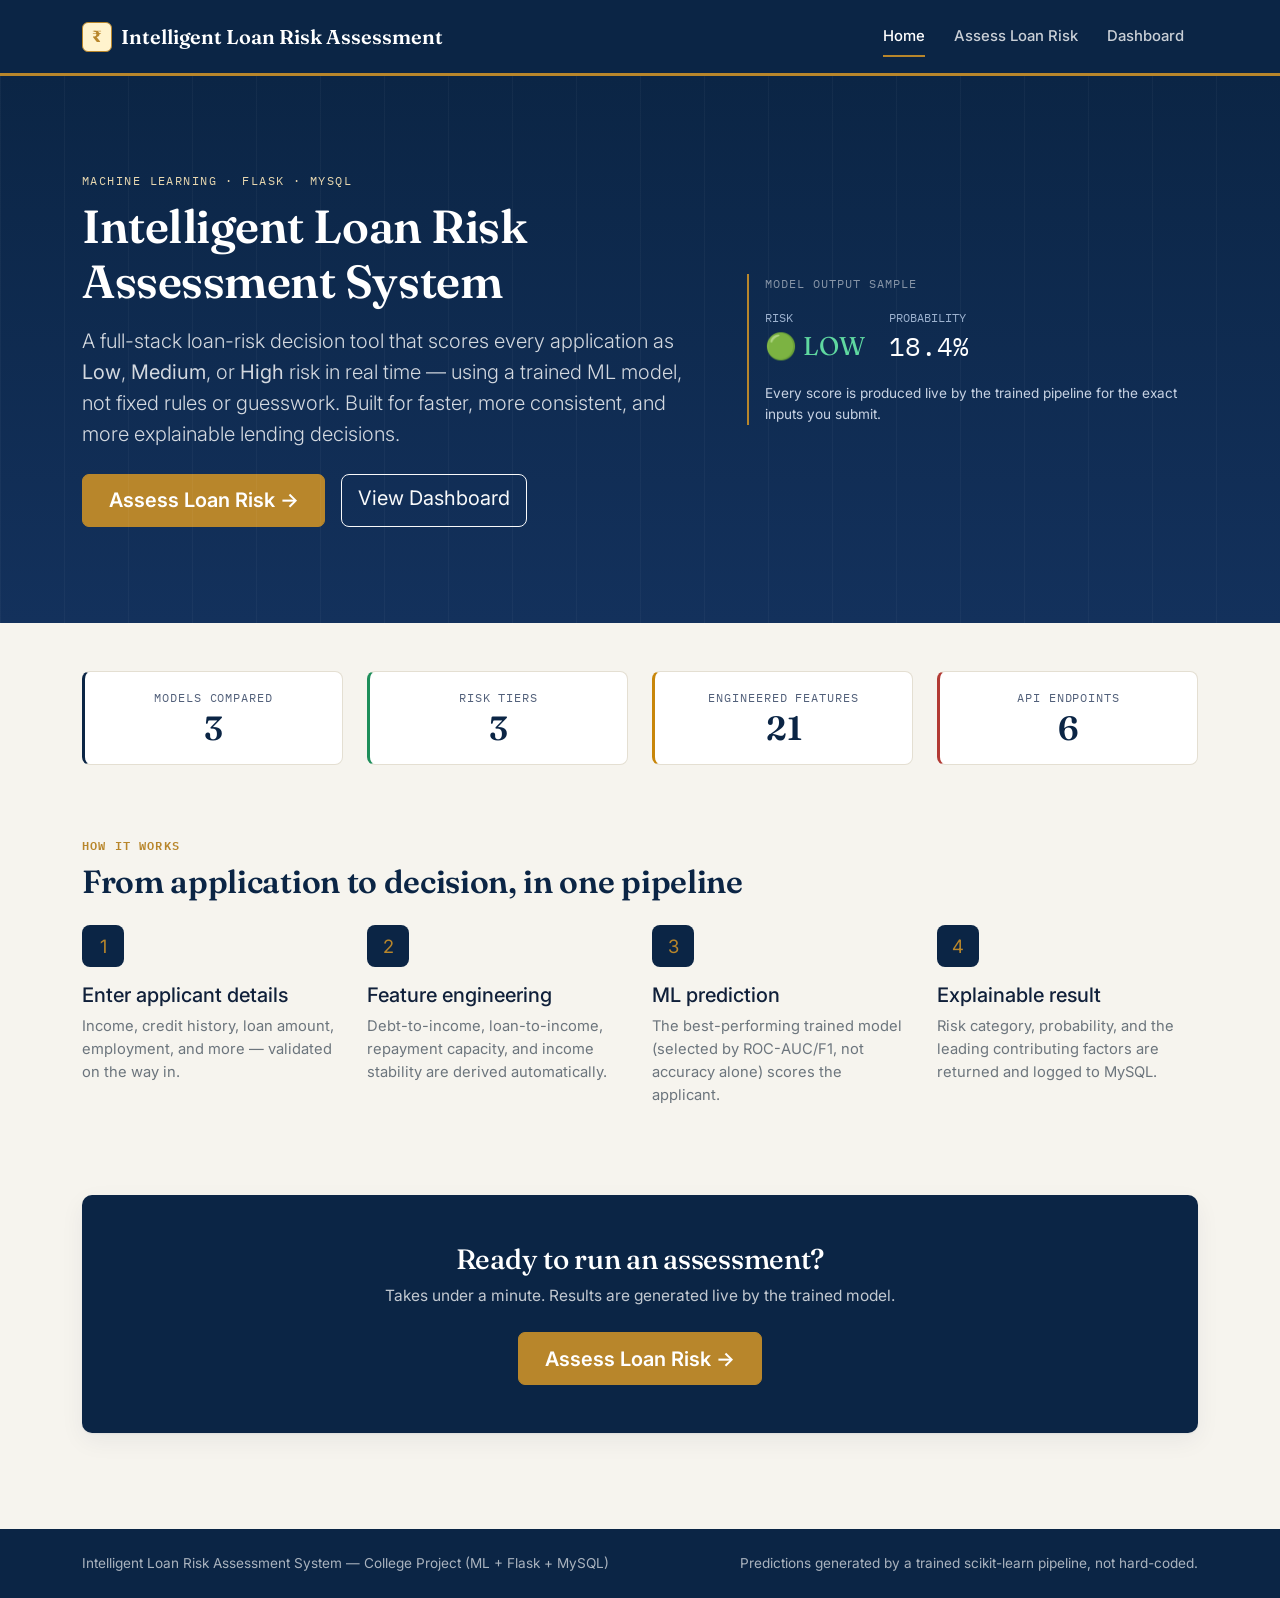
<file: loan-risk-assessment/frontend/index.html>
<!DOCTYPE html>
<html lang="en">
<head>
<meta charset="UTF-8">
<meta name="viewport" content="width=device-width, initial-scale=1.0">
<title>Intelligent Loan Risk Assessment System</title>
<link rel="stylesheet" href="https://cdn.jsdelivr.net/npm/bootstrap@5.3.3/dist/css/bootstrap.min.css">
<link rel="stylesheet" href="css/style.css">
</head>
<body>

<div id="lra-nav"></div>

<section class="hero py-5">
  <div class="container py-5 position-relative">
    <div class="row align-items-center">
      <div class="col-lg-7">
        <div class="eyebrow mb-2">Machine Learning &middot; Flask &middot; MySQL</div>
        <h1 class="mb-3">Intelligent Loan Risk<br>Assessment System</h1>
        <p class="lead mb-4">
          A full-stack loan-risk decision tool that scores every application as
          <strong>Low</strong>, <strong>Medium</strong>, or <strong>High</strong> risk in real time —
          using a trained ML model, not fixed rules or guesswork. Built for
          faster, more consistent, and more explainable lending decisions.
        </p>
        <div class="d-flex gap-3 flex-wrap">
          <a href="assessment.html" class="btn btn-gold btn-lg">Assess Loan Risk →</a>
          <a href="dashboard.html" class="btn btn-outline-light btn-lg">View Dashboard</a>
        </div>
      </div>
      <div class="col-lg-5 mt-5 mt-lg-0">
        <div class="ledger-figure text-white-50">
          <div class="mono" style="font-size:0.78rem; letter-spacing:0.08em;">MODEL OUTPUT SAMPLE</div>
          <div class="d-flex gap-4 mt-3">
            <div>
              <div class="mono" style="font-size:0.72rem; color:#9db2cf;">RISK</div>
              <div style="font-family:'Fraunces',serif; font-size:1.6rem; color:#5FD8A0;">🟢 LOW</div>
            </div>
            <div>
              <div class="mono" style="font-size:0.72rem; color:#9db2cf;">PROBABILITY</div>
              <div class="mono" style="font-size:1.6rem; color:#fff;">18.4%</div>
            </div>
          </div>
          <div class="mt-3" style="font-size:0.85rem; color:#c7d2e3;">
            Every score is produced live by the trained pipeline for the exact inputs you submit.
          </div>
        </div>
      </div>
    </div>
  </div>
</section>

<section class="container py-5">
  <div class="row g-4 text-center">
    <div class="col-md-3 col-6">
      <div class="stat-card">
        <div class="stat-label">Models Compared</div>
        <div class="stat-value">3</div>
      </div>
    </div>
    <div class="col-md-3 col-6">
      <div class="stat-card low">
        <div class="stat-label">Risk Tiers</div>
        <div class="stat-value">3</div>
      </div>
    </div>
    <div class="col-md-3 col-6">
      <div class="stat-card medium">
        <div class="stat-label">Engineered Features</div>
        <div class="stat-value">21</div>
      </div>
    </div>
    <div class="col-md-3 col-6">
      <div class="stat-card high">
        <div class="stat-label">API Endpoints</div>
        <div class="stat-value">6</div>
      </div>
    </div>
  </div>
</section>

<section class="container py-4">
  <div class="section-eyebrow mb-2">How it works</div>
  <h2 class="section-title mb-4">From application to decision, in one pipeline</h2>
  <div class="row g-4">
    <div class="col-md-3">
      <div class="feature-icon mb-3">1</div>
      <h5>Enter applicant details</h5>
      <p class="text-secondary" style="font-size:0.92rem;">Income, credit history, loan amount, employment, and more — validated on the way in.</p>
    </div>
    <div class="col-md-3">
      <div class="feature-icon mb-3">2</div>
      <h5>Feature engineering</h5>
      <p class="text-secondary" style="font-size:0.92rem;">Debt-to-income, loan-to-income, repayment capacity, and income stability are derived automatically.</p>
    </div>
    <div class="col-md-3">
      <div class="feature-icon mb-3">3</div>
      <h5>ML prediction</h5>
      <p class="text-secondary" style="font-size:0.92rem;">The best-performing trained model (selected by ROC-AUC/F1, not accuracy alone) scores the applicant.</p>
    </div>
    <div class="col-md-3">
      <div class="feature-icon mb-3">4</div>
      <h5>Explainable result</h5>
      <p class="text-secondary" style="font-size:0.92rem;">Risk category, probability, and the leading contributing factors are returned and logged to MySQL.</p>
    </div>
  </div>
</section>

<section class="container py-5">
  <div class="card p-4 p-md-5 text-center" style="background: var(--navy); color:#fff; border:none;">
    <h3 class="mb-2" style="color:#fff;">Ready to run an assessment?</h3>
    <p class="mb-4" style="color:rgba(255,255,255,0.75);">Takes under a minute. Results are generated live by the trained model.</p>
    <div>
      <a href="assessment.html" class="btn btn-gold btn-lg">Assess Loan Risk →</a>
    </div>
  </div>
</section>

<div id="lra-footer"></div>

<script src="https://cdn.jsdelivr.net/npm/bootstrap@5.3.3/dist/js/bootstrap.bundle.min.js"></script>
<script src="js/script.js"></script>
<script>renderNavbar("home");</script>
</body>
</html>
</file>
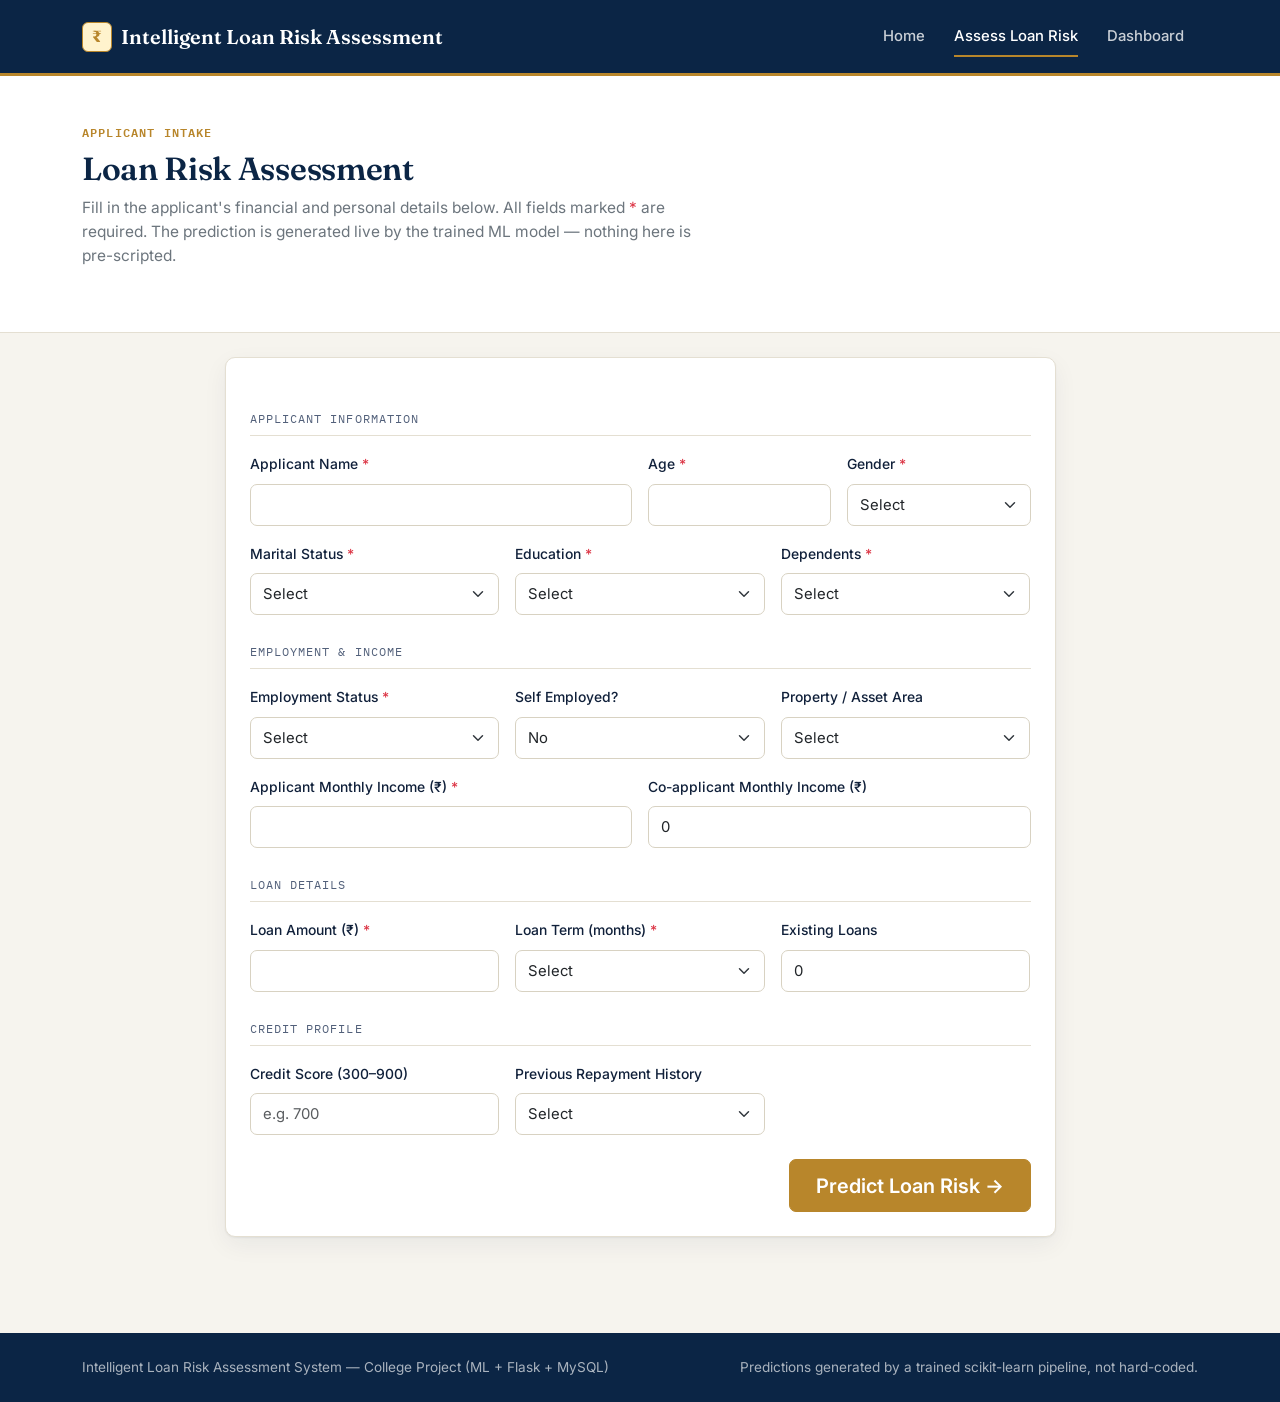
<file: loan-risk-assessment/frontend/assessment.html>
<!DOCTYPE html>
<html lang="en">
<head>
<meta charset="UTF-8">
<meta name="viewport" content="width=device-width, initial-scale=1.0">
<title>Loan Risk Assessment — Intelligent Loan Risk Assessment System</title>
<link rel="stylesheet" href="https://cdn.jsdelivr.net/npm/bootstrap@5.3.3/dist/css/bootstrap.min.css">
<link rel="stylesheet" href="css/style.css">
</head>
<body>

<div id="lra-nav"></div>

<section class="py-5" style="background:#fff; border-bottom:1px solid var(--ledger-line);">
  <div class="container">
    <div class="section-eyebrow mb-2">Applicant Intake</div>
    <h1 class="section-title" style="font-size:2rem;">Loan Risk Assessment</h1>
    <p class="text-secondary" style="max-width:640px;">Fill in the applicant's financial and personal details below.
      All fields marked <span class="text-danger">*</span> are required. The prediction is generated live by the
      trained ML model — nothing here is pre-scripted.</p>
  </div>
</section>

<section class="container py-4 pb-5">
  <div class="row justify-content-center">
    <div class="col-lg-9">

      <div id="formErrorBox" class="alert-error-box mb-4 d-none"></div>

      <form id="assessmentForm" novalidate>

        <div class="card p-4">

          <div class="form-section-title">Applicant Information</div>
          <div class="row g-3">
            <div class="col-md-6">
              <label class="form-label">Applicant Name <span class="text-danger">*</span></label>
              <input type="text" class="form-control" name="applicant_name" required>
              <div class="invalid-feedback">Please enter the applicant's name.</div>
            </div>
            <div class="col-md-3">
              <label class="form-label">Age <span class="text-danger">*</span></label>
              <input type="number" class="form-control" name="age" min="18" max="100" required>
              <div class="invalid-feedback">Age must be between 18 and 100.</div>
            </div>
            <div class="col-md-3">
              <label class="form-label">Gender <span class="text-danger">*</span></label>
              <select class="form-select" name="gender" required>
                <option value="">Select</option>
                <option>Male</option><option>Female</option><option>Other</option>
              </select>
              <div class="invalid-feedback">Please select a gender.</div>
            </div>

            <div class="col-md-4">
              <label class="form-label">Marital Status <span class="text-danger">*</span></label>
              <select class="form-select" name="marital_status" required>
                <option value="">Select</option>
                <option>Single</option><option>Married</option><option>Divorced</option>
              </select>
              <div class="invalid-feedback">Please select marital status.</div>
            </div>
            <div class="col-md-4">
              <label class="form-label">Education <span class="text-danger">*</span></label>
              <select class="form-select" name="education" required>
                <option value="">Select</option>
                <option>Graduate</option><option>Not Graduate</option>
              </select>
              <div class="invalid-feedback">Please select education level.</div>
            </div>
            <div class="col-md-4">
              <label class="form-label">Dependents <span class="text-danger">*</span></label>
              <select class="form-select" name="dependents" required>
                <option value="">Select</option>
                <option value="0">0</option><option value="1">1</option>
                <option value="2">2</option><option value="3">3+</option>
              </select>
              <div class="invalid-feedback">Please select number of dependents.</div>
            </div>
          </div>

          <div class="form-section-title">Employment &amp; Income</div>
          <div class="row g-3">
            <div class="col-md-4">
              <label class="form-label">Employment Status <span class="text-danger">*</span></label>
              <select class="form-select" name="employment_status" required>
                <option value="">Select</option>
                <option>Salaried</option><option>Self-Employed</option>
                <option>Business Owner</option><option>Unemployed</option>
              </select>
              <div class="invalid-feedback">Please select employment status.</div>
            </div>
            <div class="col-md-4">
              <label class="form-label">Self Employed?</label>
              <select class="form-select" name="self_employed">
                <option value="No">No</option><option value="Yes">Yes</option>
              </select>
            </div>
            <div class="col-md-4">
              <label class="form-label">Property / Asset Area</label>
              <select class="form-select" name="property_area">
                <option value="">Select</option>
                <option>Urban</option><option>Semiurban</option><option>Rural</option>
              </select>
            </div>
            <div class="col-md-6">
              <label class="form-label">Applicant Monthly Income (₹) <span class="text-danger">*</span></label>
              <input type="number" class="form-control" name="applicant_income" min="0" step="0.01" required>
              <div class="invalid-feedback">Enter a valid non-negative income.</div>
            </div>
            <div class="col-md-6">
              <label class="form-label">Co-applicant Monthly Income (₹)</label>
              <input type="number" class="form-control" name="coapplicant_income" min="0" step="0.01" value="0">
            </div>
          </div>

          <div class="form-section-title">Loan Details</div>
          <div class="row g-3">
            <div class="col-md-4">
              <label class="form-label">Loan Amount (₹) <span class="text-danger">*</span></label>
              <input type="number" class="form-control" name="loan_amount" min="1" step="0.01" required>
              <div class="invalid-feedback">Loan amount must be greater than 0.</div>
            </div>
            <div class="col-md-4">
              <label class="form-label">Loan Term (months) <span class="text-danger">*</span></label>
              <select class="form-select" name="loan_term" required>
                <option value="">Select</option>
                <option value="12">12</option><option value="36">36</option>
                <option value="60">60</option><option value="84">84</option>
                <option value="120">120</option><option value="180">180</option>
                <option value="240">240</option><option value="360">360</option>
              </select>
              <div class="invalid-feedback">Please select a loan term.</div>
            </div>
            <div class="col-md-4">
              <label class="form-label">Existing Loans</label>
              <input type="number" class="form-control" name="existing_loans" min="0" value="0">
            </div>
          </div>

          <div class="form-section-title">Credit Profile</div>
          <div class="row g-3">
            <div class="col-md-4">
              <label class="form-label">Credit Score (300&ndash;900)</label>
              <input type="number" class="form-control" name="credit_score" min="300" max="900" placeholder="e.g. 700">
            </div>
            <div class="col-md-4">
              <label class="form-label">Previous Repayment History</label>
              <select class="form-select" name="repayment_history">
                <option value="">Select</option>
                <option>Excellent</option><option>Good</option>
                <option>Average</option><option>Poor</option>
                <option>No History</option>
              </select>
            </div>
          </div>

          <div class="d-flex justify-content-end mt-4">
            <button type="submit" class="btn btn-gold btn-lg" id="submitBtn">
              <span id="submitLabel">Predict Loan Risk →</span>
              <span id="submitSpinner" class="spinner-ledger ms-2 d-none"></span>
            </button>
          </div>

        </div>
      </form>

    </div>
  </div>
</section>

<div id="lra-footer"></div>

<script src="https://cdn.jsdelivr.net/npm/bootstrap@5.3.3/dist/js/bootstrap.bundle.min.js"></script>
<script src="js/script.js"></script>
<script>
renderNavbar("assessment");

const form = document.getElementById("assessmentForm");
const errorBox = document.getElementById("formErrorBox");
const submitBtn = document.getElementById("submitBtn");
const submitLabel = document.getElementById("submitLabel");
const submitSpinner = document.getElementById("submitSpinner");

function showFormError(msg) {
  errorBox.textContent = msg;
  errorBox.classList.remove("d-none");
  errorBox.scrollIntoView({ behavior: "smooth", block: "center" });
}
function hideFormError() {
  errorBox.classList.add("d-none");
}

form.addEventListener("submit", async (e) => {
  e.preventDefault();
  hideFormError();

  if (!form.checkValidity()) {
    e.stopPropagation();
    form.classList.add("was-validated");
    showFormError("Please fix the highlighted fields before submitting.");
    return;
  }
  form.classList.add("was-validated");

  const formData = new FormData(form);
  const payload = {};
  for (const [key, value] of formData.entries()) {
    payload[key] = value === "" ? null : value;
  }
  // Coerce numeric fields
  ["age","dependents","applicant_income","coapplicant_income","loan_amount",
   "loan_term","credit_score","existing_loans"].forEach(f => {
    if (payload[f] !== null && payload[f] !== undefined) {
      const n = Number(payload[f]);
      payload[f] = isNaN(n) ? payload[f] : n;
    }
  });

  submitBtn.disabled = true;
  submitLabel.textContent = "Predicting...";
  submitSpinner.classList.remove("d-none");

  try {
    const result = await apiFetch("/api/predict", {
      method: "POST",
      body: JSON.stringify(payload),
    });
    sessionStorage.setItem("lra_last_result", JSON.stringify(result));
    window.location.href = "result.html";
  } catch (err) {
    showFormError(err.message || "Something went wrong while predicting risk. Please try again.");
    submitBtn.disabled = false;
    submitLabel.textContent = "Predict Loan Risk →";
    submitSpinner.classList.add("d-none");
  }
});
</script>
</body>
</html>
</file>
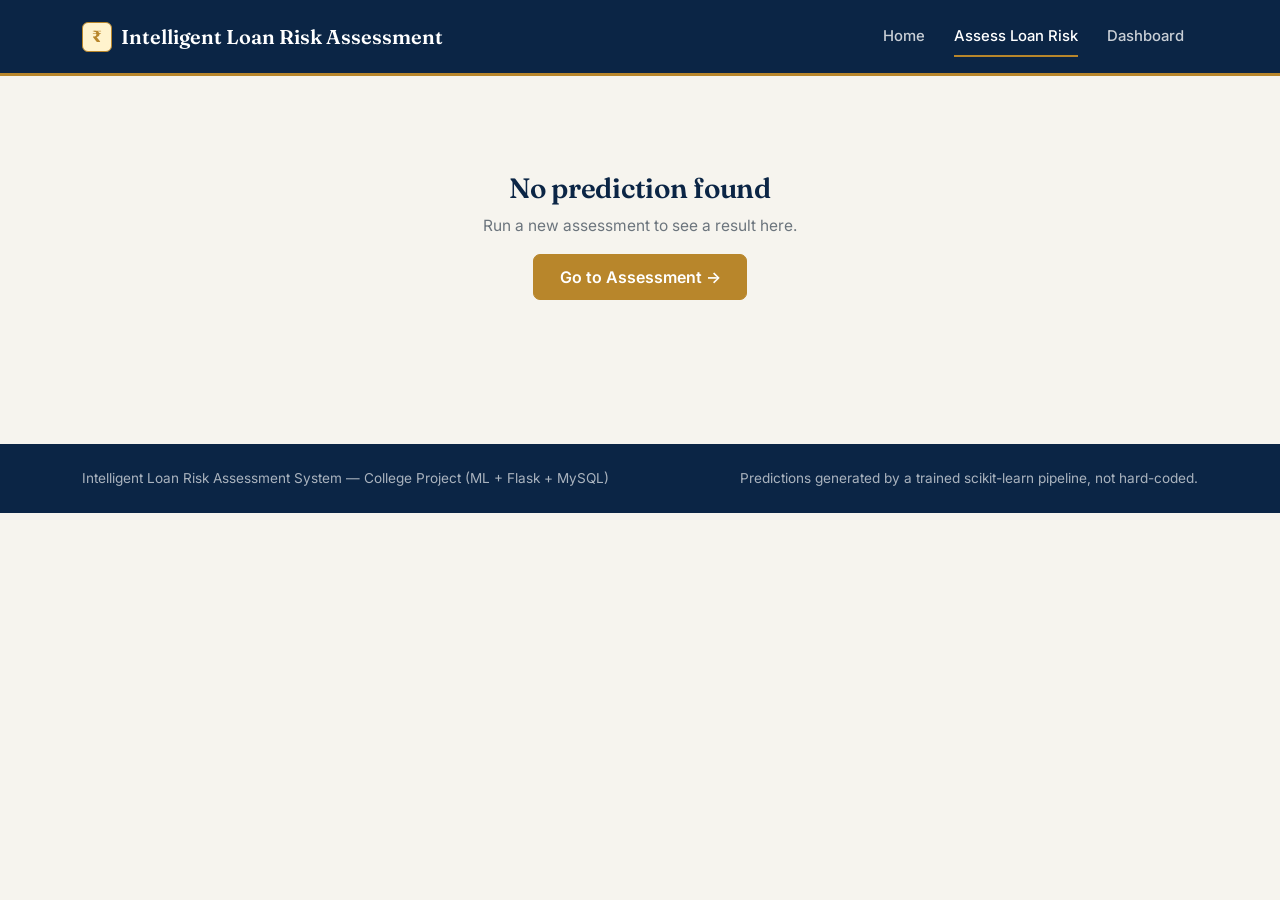
<file: loan-risk-assessment/frontend/result.html>
<!DOCTYPE html>
<html lang="en">
<head>
<meta charset="UTF-8">
<meta name="viewport" content="width=device-width, initial-scale=1.0">
<title>Prediction Result — Intelligent Loan Risk Assessment System</title>
<link rel="stylesheet" href="https://cdn.jsdelivr.net/npm/bootstrap@5.3.3/dist/css/bootstrap.min.css">
<link rel="stylesheet" href="css/style.css">
</head>
<body>

<div id="lra-nav"></div>

<section class="container py-5">
  <div id="noResult" class="d-none text-center py-5">
    <h3 class="section-title">No prediction found</h3>
    <p class="text-secondary">Run a new assessment to see a result here.</p>
    <a href="assessment.html" class="btn btn-gold">Go to Assessment →</a>
  </div>

  <div id="resultContent" class="d-none">
    <div class="row justify-content-center">
      <div class="col-lg-9">

        <div class="section-eyebrow mb-2">Prediction Result</div>
        <h1 class="section-title mb-4" style="font-size:1.9rem;" id="applicantHeading">Applicant</h1>

        <div class="card result-card p-4 p-md-5 mb-4" id="resultCard">
          <div class="row align-items-center">
            <div class="col-md-5 text-center border-end-md">
              <div class="mono text-secondary" style="font-size:0.78rem;">RISK CATEGORY</div>
              <div id="riskEmoji" style="font-size:3rem; line-height:1.2;">🟢</div>
              <div id="riskLabel" class="display-font fw-bold" style="font-size:1.7rem;">LOW RISK</div>
            </div>
            <div class="col-md-7 mt-4 mt-md-0">
              <div class="mono text-secondary mb-1" style="font-size:0.78rem;">RISK PROBABILITY</div>
              <div class="d-flex align-items-baseline gap-2 mb-2">
                <span class="figure fw-bold" id="riskProbability" style="font-size:2rem;">0%</span>
              </div>
              <div class="probability-bar mb-3">
                <div id="probabilityFill" style="width:0%; background: var(--emerald);"></div>
              </div>
              <div id="recommendationText" class="text-secondary" style="font-size:0.95rem;"></div>
            </div>
          </div>
        </div>

        <div class="row g-4">
          <div class="col-md-7">
            <div class="card p-4 h-100">
              <h5 class="mb-3">Important Factors Influencing This Prediction</h5>
              <div id="factorsList"></div>
              <p class="text-secondary mt-3" style="font-size:0.82rem;">
                Ranked using the trained model's learned feature importances, matched against this applicant's own values.
              </p>
            </div>
          </div>
          <div class="col-md-5">
            <div class="card p-4 h-100">
              <h5 class="mb-3">Class Probabilities</h5>
              <div id="classProbabilities"></div>
              <hr>
              <div class="mono text-secondary" style="font-size:0.78rem;">MODEL USED</div>
              <div class="fw-semibold" id="modelUsed">—</div>
            </div>
          </div>
        </div>

        <div class="d-flex gap-3 mt-4 flex-wrap">
          <a href="assessment.html" class="btn btn-outline-navy">Run Another Assessment</a>
          <a href="dashboard.html" class="btn btn-primary">Open Dashboard →</a>
        </div>

      </div>
    </div>
  </div>
</section>

<div id="lra-footer"></div>

<script src="https://cdn.jsdelivr.net/npm/bootstrap@5.3.3/dist/js/bootstrap.bundle.min.js"></script>
<script src="js/script.js"></script>
<script>
renderNavbar("assessment");

const raw = sessionStorage.getItem("lra_last_result");
if (!raw) {
  document.getElementById("noResult").classList.remove("d-none");
} else {
  const data = JSON.parse(raw);
  document.getElementById("resultContent").classList.remove("d-none");

  const cls = riskClass(data.risk_category);
  document.getElementById("applicantHeading").textContent = `Result for ${data.applicant_name || "Applicant"}`;
  document.getElementById("resultCard").classList.add(cls);
  document.getElementById("riskEmoji").textContent = data.risk_icon || "";
  document.getElementById("riskLabel").textContent = `${(data.risk_category || "").toUpperCase()} RISK`;
  document.getElementById("riskLabel").style.color =
    cls === "low" ? "var(--emerald)" : cls === "medium" ? "var(--amber)" : "var(--crimson)";
  document.getElementById("riskProbability").textContent = `${data.risk_probability}%`;
  document.getElementById("probabilityFill").style.width = `${data.risk_probability}%`;
  document.getElementById("probabilityFill").style.background =
    cls === "low" ? "var(--emerald)" : cls === "medium" ? "var(--amber)" : "var(--crimson)";
  document.getElementById("recommendationText").textContent = data.recommendation || "";
  document.getElementById("modelUsed").textContent = data.model_used || "—";

  const factorsEl = document.getElementById("factorsList");
  (data.top_factors || []).forEach(f => {
    const row = document.createElement("div");
    row.className = "factor-row";
    row.innerHTML = `<span>${f.factor}</span><span class="mono fw-semibold">${f.value}</span>`;
    factorsEl.appendChild(row);
  });
  if (!data.top_factors || data.top_factors.length === 0) {
    factorsEl.innerHTML = `<p class="text-secondary">No factor breakdown available.</p>`;
  }

  const probEl = document.getElementById("classProbabilities");
  const order = ["Low", "Medium", "High"];
  order.forEach(k => {
    const val = (data.all_class_probabilities || {})[k];
    if (val === undefined) return;
    const pct = Math.round(val * 10000) / 100;
    const barColor = k === "Low" ? "var(--emerald)" : k === "Medium" ? "var(--amber)" : "var(--crimson)";
    const row = document.createElement("div");
    row.className = "mb-2";
    row.innerHTML = `
      <div class="d-flex justify-content-between" style="font-size:0.85rem;">
        <span>${k}</span><span class="mono">${pct}%</span>
      </div>
      <div class="probability-bar"><div style="width:${pct}%; background:${barColor};"></div></div>
    `;
    probEl.appendChild(row);
  });

  if (data.warning) {
    const warn = document.createElement("div");
    warn.className = "alert-error-box mt-3";
    warn.textContent = data.warning;
    document.getElementById("resultCard").after(warn);
  }
}
</script>
</body>
</html>
</file>
<file: loan-risk-assessment/frontend/css/style.css>
/* =========================================================================
   Intelligent Loan Risk Assessment System — Design System
   Palette:
     --navy       #0B2545   (primary / trust, deep ledger-blue)
     --navy-2     #13315C   (secondary surfaces)
     --ledger     #F6F4EE   (warm paper background, not stark white)
     --gold       #B8862B   (premium accent, used sparingly for CTAs)
     --emerald    #1E8E5A   (Low risk)
     --amber      #C8860A   (Medium risk)
     --crimson    #B23A34   (High risk)
     --ink        #10203A   (body text)
   Type:
     Display  : "Fraunces"      (a banking-ledger serif with real character)
     Body/UI  : "Inter"         (clean, legible at small sizes)
     Data/Mono: "IBM Plex Mono" (figures, IDs, probabilities — reads like a
                                  statement / ledger printout)
   Signature element: the "ledger stripe" — a thin vertical rule + serif
   numerals used on stat cards and table rows, evoking a physical bank
   ledger book rather than a generic SaaS dashboard.
   ========================================================================= */

@import url('https://fonts.googleapis.com/css2?family=Fraunces:opsz,wght@9..144,400;9..144,600;9..144,700&family=Inter:wght@400;500;600;700&family=IBM+Plex+Mono:wght@400;500&display=swap');

:root {
  --navy: #0B2545;
  --navy-2: #13315C;
  --navy-soft: #1c3f6e;
  --ledger: #F6F4EE;
  --ledger-line: #E4DFD2;
  --card: #FFFFFF;
  --gold: #B8862B;
  --gold-soft: #E8D8B0;
  --emerald: #1E8E5A;
  --emerald-bg: #E7F5EE;
  --amber: #C8860A;
  --amber-bg: #FCF3DF;
  --crimson: #B23A34;
  --crimson-bg: #FBEAE8;
  --ink: #10203A;
  --ink-soft: #52607A;
  --radius: 10px;
  --shadow: 0 1px 2px rgba(11,37,69,0.06), 0 8px 24px rgba(11,37,69,0.06);
}

* { box-sizing: border-box; }

html, body {
  height: 100%;
}

body {
  background: var(--ledger);
  color: var(--ink);
  font-family: 'Inter', -apple-system, BlinkMacSystemFont, sans-serif;
  font-size: 15.5px;
  line-height: 1.55;
}

h1, h2, h3, h4, .display-font {
  font-family: 'Fraunces', Georgia, serif;
  color: var(--navy);
  letter-spacing: -0.01em;
}

.mono, .figure {
  font-family: 'IBM Plex Mono', 'Courier New', monospace;
}

a { color: var(--navy-2); }

/* ---------------------------------------------------------------- nav --- */
.lra-navbar {
  background: var(--navy);
  border-bottom: 3px solid var(--gold);
}
.lra-navbar .navbar-brand {
  font-family: 'Fraunces', serif;
  font-weight: 600;
  font-size: 1.25rem;
  color: #fff !important;
  display: flex;
  align-items: center;
  gap: 0.55rem;
}
.lra-navbar .navbar-brand .mark {
  width: 30px; height: 30px;
  border: 1.5px solid var(--gold);
  border-radius: 6px;
  display: inline-flex;
  align-items: center;
  justify-content: center;
  color: var(--gold);
  font-family: 'Fraunces', serif;
  font-weight: 700;
  font-size: 1rem;
}
.lra-navbar .nav-link {
  color: rgba(255,255,255,0.78) !important;
  font-weight: 500;
  font-size: 0.93rem;
  padding: 0.5rem 0.9rem !important;
}
.lra-navbar .nav-link.active, .lra-navbar .nav-link:hover {
  color: #fff !important;
}
.lra-navbar .nav-link.active {
  position: relative;
}
.lra-navbar .nav-link.active::after {
  content: "";
  position: absolute;
  left: 0.9rem; right: 0.9rem; bottom: -1px;
  height: 2px;
  background: var(--gold);
}

/* --------------------------------------------------------------- hero --- */
.hero {
  background:
    linear-gradient(180deg, var(--navy) 0%, var(--navy-2) 100%);
  color: #EFEFF3;
  position: relative;
  overflow: hidden;
}
.hero::after {
  content: "";
  position: absolute;
  inset: 0;
  background-image: repeating-linear-gradient(90deg, rgba(255,255,255,0.035) 0 1px, transparent 1px 64px);
  pointer-events: none;
}
.hero .eyebrow {
  font-family: 'IBM Plex Mono', monospace;
  letter-spacing: 0.12em;
  text-transform: uppercase;
  font-size: 0.75rem;
  color: var(--gold-soft);
}
.hero h1 {
  color: #fff;
  font-size: 2.9rem;
  font-weight: 600;
}
.hero p.lead {
  color: rgba(255,255,255,0.82);
  max-width: 620px;
}
.hero .ledger-figure {
  border-left: 2px solid var(--gold);
  padding-left: 1rem;
}

/* -------------------------------------------------------------- cards --- */
.card {
  background: var(--card);
  border: 1px solid var(--ledger-line);
  border-radius: var(--radius);
  box-shadow: var(--shadow);
}

.stat-card {
  border-left: 3px solid var(--navy);
  border-radius: 8px;
  padding: 1.1rem 1.3rem;
  background: var(--card);
  border-top: 1px solid var(--ledger-line);
  border-right: 1px solid var(--ledger-line);
  border-bottom: 1px solid var(--ledger-line);
}
.stat-card .stat-label {
  font-family: 'IBM Plex Mono', monospace;
  font-size: 0.72rem;
  text-transform: uppercase;
  letter-spacing: 0.08em;
  color: var(--ink-soft);
}
.stat-card .stat-value {
  font-family: 'Fraunces', serif;
  font-size: 2.1rem;
  font-weight: 600;
  color: var(--navy);
  line-height: 1.1;
  margin-top: 0.15rem;
}
.stat-card.low { border-left-color: var(--emerald); }
.stat-card.medium { border-left-color: var(--amber); }
.stat-card.high { border-left-color: var(--crimson); }

/* -------------------------------------------------------------- badges --- */
.risk-badge {
  display: inline-flex;
  align-items: center;
  gap: 0.4rem;
  padding: 0.3rem 0.75rem;
  border-radius: 999px;
  font-weight: 600;
  font-size: 0.85rem;
  font-family: 'IBM Plex Mono', monospace;
}
.risk-badge.low { background: var(--emerald-bg); color: var(--emerald); }
.risk-badge.medium { background: var(--amber-bg); color: var(--amber); }
.risk-badge.high { background: var(--crimson-bg); color: var(--crimson); }

/* --------------------------------------------------------------- forms --- */
.form-section-title {
  font-family: 'IBM Plex Mono', monospace;
  text-transform: uppercase;
  font-size: 0.75rem;
  letter-spacing: 0.09em;
  color: var(--ink-soft);
  border-bottom: 1px solid var(--ledger-line);
  padding-bottom: 0.4rem;
  margin-bottom: 1rem;
  margin-top: 1.75rem;
}
.form-label {
  font-weight: 500;
  font-size: 0.87rem;
  color: var(--ink);
}
.form-control, .form-select {
  border-color: #D8D2C2;
  border-radius: 7px;
  padding: 0.55rem 0.75rem;
  font-size: 0.93rem;
}
.form-control:focus, .form-select:focus {
  border-color: var(--navy-2);
  box-shadow: 0 0 0 3px rgba(19,49,92,0.12);
}
.invalid-feedback { font-size: 0.8rem; }

.btn-primary {
  background: var(--navy);
  border-color: var(--navy);
  font-weight: 600;
  padding: 0.6rem 1.4rem;
  border-radius: 7px;
}
.btn-primary:hover, .btn-primary:focus {
  background: var(--navy-soft);
  border-color: var(--navy-soft);
}
.btn-gold {
  background: var(--gold);
  border-color: var(--gold);
  color: #fff;
  font-weight: 600;
  padding: 0.65rem 1.6rem;
  border-radius: 7px;
}
.btn-gold:hover { background: #a3781f; color: #fff; }
.btn-outline-navy {
  color: var(--navy);
  border: 1.5px solid var(--navy);
  font-weight: 600;
  border-radius: 7px;
}
.btn-outline-navy:hover { background: var(--navy); color: #fff; }

/* ----------------------------------------------------------- section --- */
.section-title {
  font-family: 'Fraunces', serif;
  font-weight: 600;
  color: var(--navy);
}
.section-eyebrow {
  font-family: 'IBM Plex Mono', monospace;
  font-size: 0.72rem;
  letter-spacing: 0.1em;
  text-transform: uppercase;
  color: var(--gold);
  font-weight: 600;
}

.feature-icon {
  width: 42px; height: 42px;
  border-radius: 8px;
  background: var(--navy);
  color: var(--gold);
  display: inline-flex;
  align-items: center;
  justify-content: center;
  font-size: 1.15rem;
}

footer.lra-footer {
  background: var(--navy);
  color: rgba(255,255,255,0.65);
  font-size: 0.85rem;
}
footer.lra-footer a { color: rgba(255,255,255,0.85); }

/* ----------------------------------------------------------- utility --- */
.table thead th {
  font-family: 'IBM Plex Mono', monospace;
  font-size: 0.72rem;
  text-transform: uppercase;
  letter-spacing: 0.06em;
  color: var(--ink-soft);
  border-bottom: 2px solid var(--navy);
  font-weight: 600;
}
.table td { vertical-align: middle; font-size: 0.9rem; }

.spinner-ledger {
  width: 20px; height: 20px;
  border: 3px solid var(--ledger-line);
  border-top-color: var(--gold);
  border-radius: 50%;
  animation: spin 0.8s linear infinite;
  display: inline-block;
}
@keyframes spin { to { transform: rotate(360deg); } }

.result-card {
  border-top: 4px solid var(--navy);
}
.result-card.low { border-top-color: var(--emerald); }
.result-card.medium { border-top-color: var(--amber); }
.result-card.high { border-top-color: var(--crimson); }

.probability-bar {
  height: 10px;
  border-radius: 999px;
  background: var(--ledger-line);
  overflow: hidden;
}
.probability-bar > div { height: 100%; }

.factor-row {
  display: flex;
  justify-content: space-between;
  padding: 0.5rem 0;
  border-bottom: 1px dashed var(--ledger-line);
  font-size: 0.9rem;
}
.factor-row:last-child { border-bottom: none; }

.alert-error-box {
  background: var(--crimson-bg);
  border: 1px solid #EFC7C3;
  color: var(--crimson);
  border-radius: 8px;
  padding: 0.9rem 1.1rem;
  font-size: 0.9rem;
}

@media (max-width: 767px) {
  .hero h1 { font-size: 2.1rem; }
}
</file>
